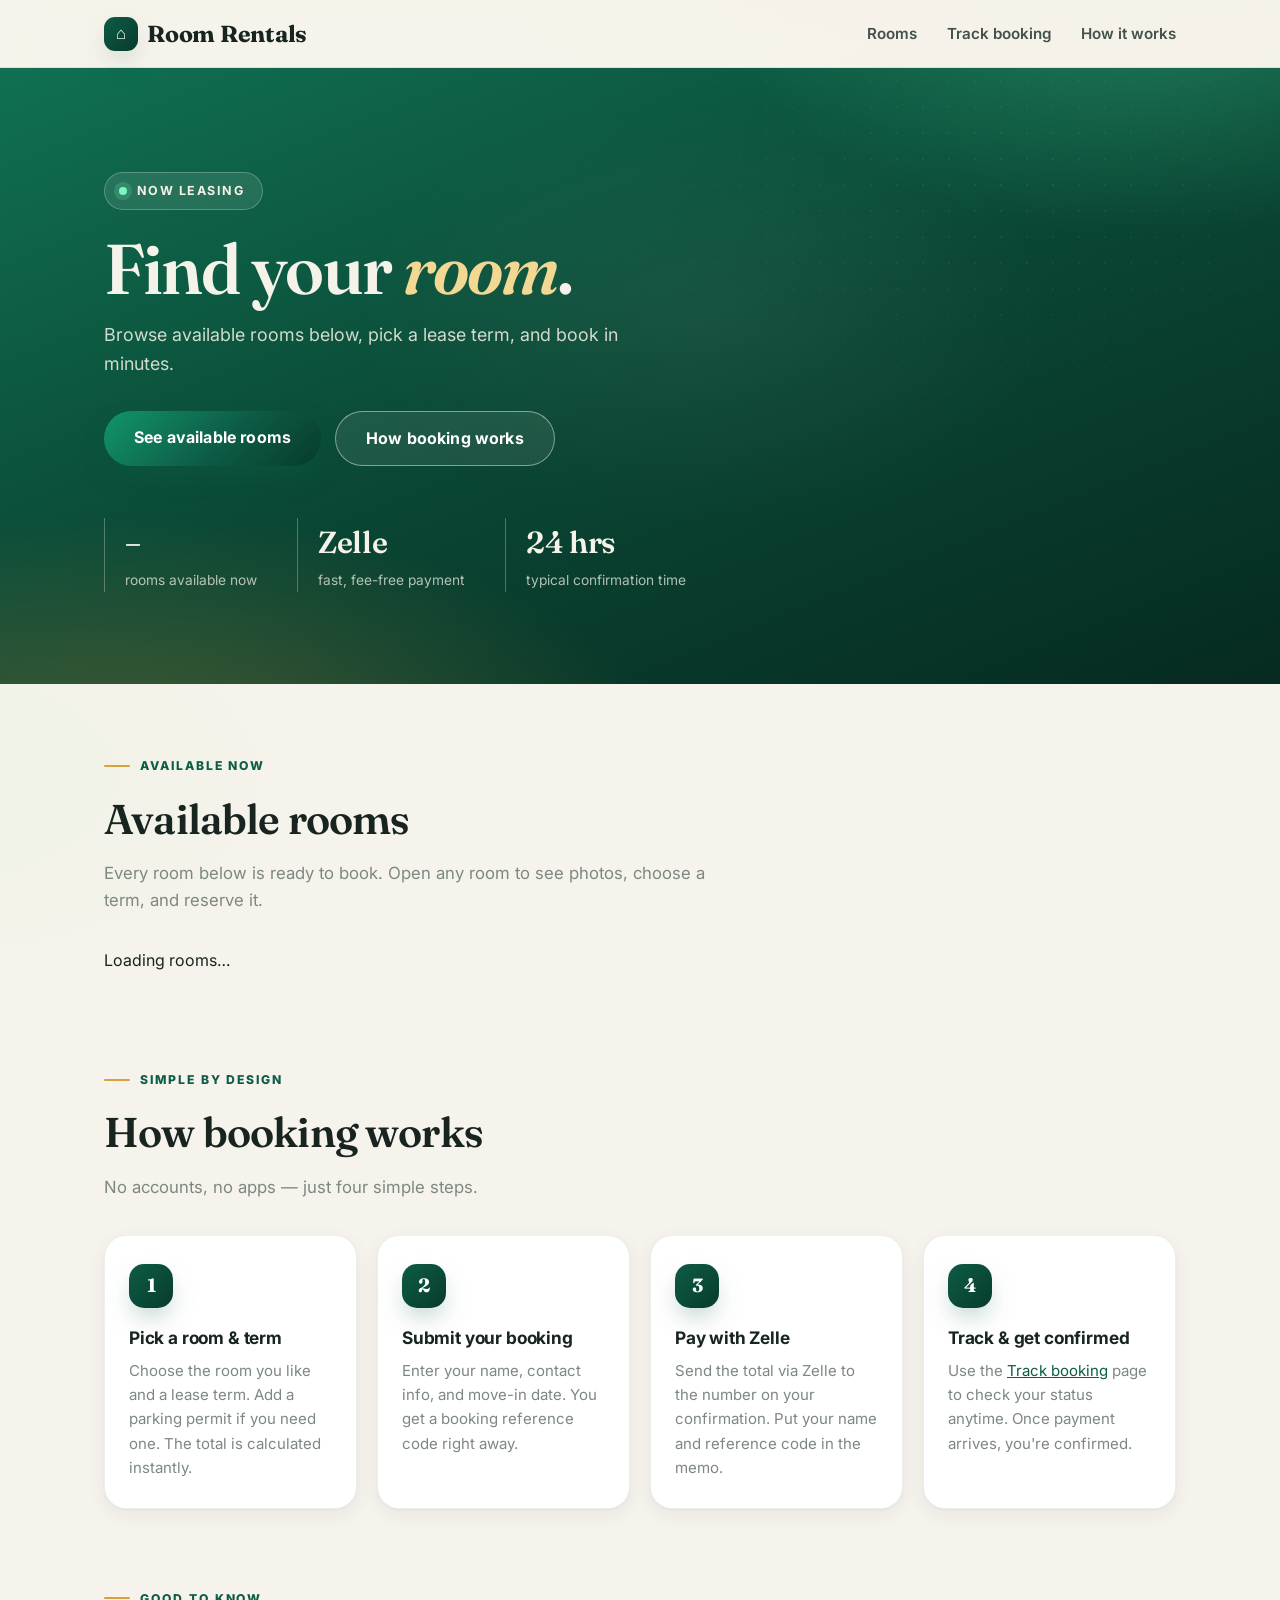
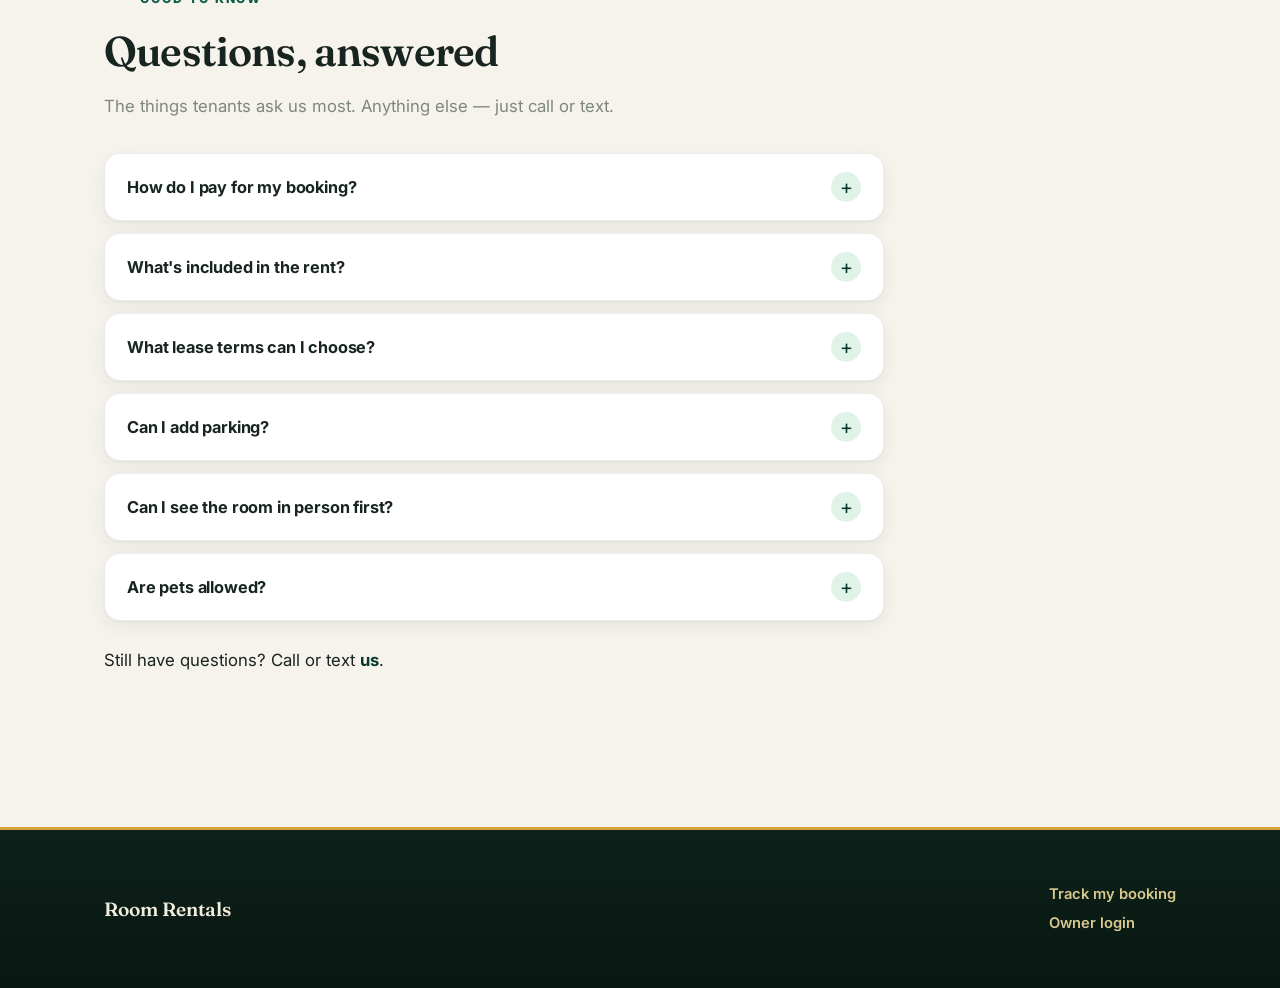
<file: index.html>
<!DOCTYPE html>
<html lang="en">
<head>
  <meta charset="UTF-8" />
  <meta name="viewport" content="width=device-width, initial-scale=1.0" />
  <meta name="theme-color" content="#083b2d" />
  <title>Rooms for Rent — Browse & Book Online</title>
  <meta name="description" content="Browse available rooms across our rental properties, pick your lease term, add parking, and book online in minutes. Pay easily with Zelle." />
  <meta property="og:type" content="website" />
  <meta property="og:title" content="Rooms for Rent — Browse & Book Online" />
  <meta property="og:description" content="Comfortable rooms for rent. Pick a term, book online, pay with Zelle." />
  <link rel="stylesheet" href="css/style.css" />
  <link rel="preconnect" href="https://fonts.googleapis.com" />
  <link rel="preconnect" href="https://fonts.gstatic.com" crossorigin />
  <link href="https://fonts.googleapis.com/css2?family=Fraunces:opsz,wght@9..144,500;9..144,600;9..144,700&family=Inter:wght@400;500;600;700;800&display=swap" rel="stylesheet" />
</head>
<body>
  <header class="site-header">
    <div class="wrap">
      <a class="brand" href="index.html"><span class="mark">⌂</span> <span id="brand-name">Room Rentals</span></a>
      <nav class="nav">
        <a href="index.html">Rooms</a>
        <a href="track.html">Track booking</a>
        <a href="#how">How it works</a>
      </nav>
    </div>
  </header>

  <section class="hero">
    <div class="wrap">
      <span class="hero-badge"><i></i>Now leasing</span>
      <h1 id="hero-title">Find your <em>room</em>.</h1>
      <p id="hero-tagline">Browse available rooms below, pick a lease term, and book in minutes.</p>
      <div class="hero-cta">
        <a class="btn" href="#rooms">See available rooms</a>
        <a class="btn ghost" href="#how">How booking works</a>
      </div>
      <div class="hero-stats">
        <div class="hstat"><strong id="stat-rooms">–</strong><span>rooms available now</span></div>
        <div class="hstat"><strong>Zelle</strong><span>fast, fee-free payment</span></div>
        <div class="hstat"><strong>24 hrs</strong><span>typical confirmation time</span></div>
      </div>
    </div>
  </section>

  <main class="wrap">
    <div id="config-warning"></div>

    <section class="section" id="rooms">
      <p class="eyebrow">Available now</p>
      <h2>Available rooms</h2>
      <p class="sub">Every room below is ready to book. Open any room to see photos, choose a term, and reserve it.</p>

      <div class="filters" id="filters" hidden>
        <div class="filter-row">
          <div class="field">
            <label for="f-search">Search</label>
            <input id="f-search" type="search" placeholder="Room or property name…" autocomplete="off" />
          </div>
          <div class="field">
            <label for="f-property">Property</label>
            <select id="f-property"><option value="">All properties</option></select>
          </div>
          <div class="field">
            <label for="f-price">Max price</label>
            <select id="f-price">
              <option value="">Any price</option>
              <option value="600">Up to $600/mo</option>
              <option value="800">Up to $800/mo</option>
              <option value="1000">Up to $1,000/mo</option>
              <option value="1500">Up to $1,500/mo</option>
            </select>
          </div>
          <div class="field">
            <label for="f-sort">Sort by</label>
            <select id="f-sort">
              <option value="featured">Featured</option>
              <option value="asc">Price: low to high</option>
              <option value="desc">Price: high to low</option>
            </select>
          </div>
        </div>
        <p class="filter-count" id="filter-count"></p>
      </div>

      <div id="listings"><p>Loading rooms…</p></div>
    </section>

    <section class="section" id="how">
      <p class="eyebrow">Simple by design</p>
      <h2>How booking works</h2>
      <p class="sub">No accounts, no apps — just four simple steps.</p>
      <div class="steps">
        <div class="step">
          <div class="num">1</div>
          <h4>Pick a room & term</h4>
          <p>Choose the room you like and a lease term. Add a parking permit if you need one. The total is calculated instantly.</p>
        </div>
        <div class="step">
          <div class="num">2</div>
          <h4>Submit your booking</h4>
          <p>Enter your name, contact info, and move-in date. You get a booking reference code right away.</p>
        </div>
        <div class="step">
          <div class="num">3</div>
          <h4>Pay with Zelle</h4>
          <p>Send the total via Zelle to the number on your confirmation. Put your name and reference code in the memo.</p>
        </div>
        <div class="step">
          <div class="num">4</div>
          <h4>Track & get confirmed</h4>
          <p>Use the <a href="track.html">Track booking</a> page to check your status anytime. Once payment arrives, you're confirmed.</p>
        </div>
      </div>
    </section>

    <section class="section" id="faq">
      <p class="eyebrow">Good to know</p>
      <h2>Questions, answered</h2>
      <p class="sub">The things tenants ask us most. Anything else — just call or text.</p>
      <div class="faq-list">
        <details>
          <summary>How do I pay for my booking?</summary>
          <p>With Zelle. After you submit a booking you'll see the exact total, our Zelle number, and your booking reference code. Send the total via Zelle and put your name plus the reference code in the memo so we can match it. We confirm within about 24 hours of receiving it.</p>
        </details>
        <details>
          <summary>What's included in the rent?</summary>
          <p>It varies by room — each listing shows its amenities. Most rooms include utilities and high-speed WiFi. Any security deposit is shown on the room page before you book.</p>
        </details>
        <details>
          <summary>What lease terms can I choose?</summary>
          <p>Each room page lists the lease terms available and the monthly rate for each — longer stays often come with a lower monthly rate. The full total for your term is calculated for you before you commit.</p>
        </details>
        <details>
          <summary>Can I add parking?</summary>
          <p>Yes — tick the parking permit checkbox while booking. The monthly permit fee is added to your total automatically.</p>
        </details>
        <details>
          <summary>Can I see the room in person first?</summary>
          <p>Of course. Call or text us and we'll arrange a viewing at a time that suits you.</p>
        </details>
        <details>
          <summary>Are pets allowed?</summary>
          <p>No, sorry — pets aren't allowed in our rooms.</p>
        </details>
      </div>
      <p class="faq-contact">Still have questions? Call or text <strong id="faq-contact">us</strong>.</p>
    </section>
  </main>

  <footer>
    <div class="wrap">
      <div>
        <p><strong id="foot-name">Room Rentals</strong></p>
        <p id="foot-contact"></p>
      </div>
      <div>
        <p><a href="track.html">Track my booking</a></p>
        <p><a href="admin.html">Owner login</a></p>
      </div>
    </div>
  </footer>

  <script type="module" src="js/home.js"></script>
</body>
</html>
</file>
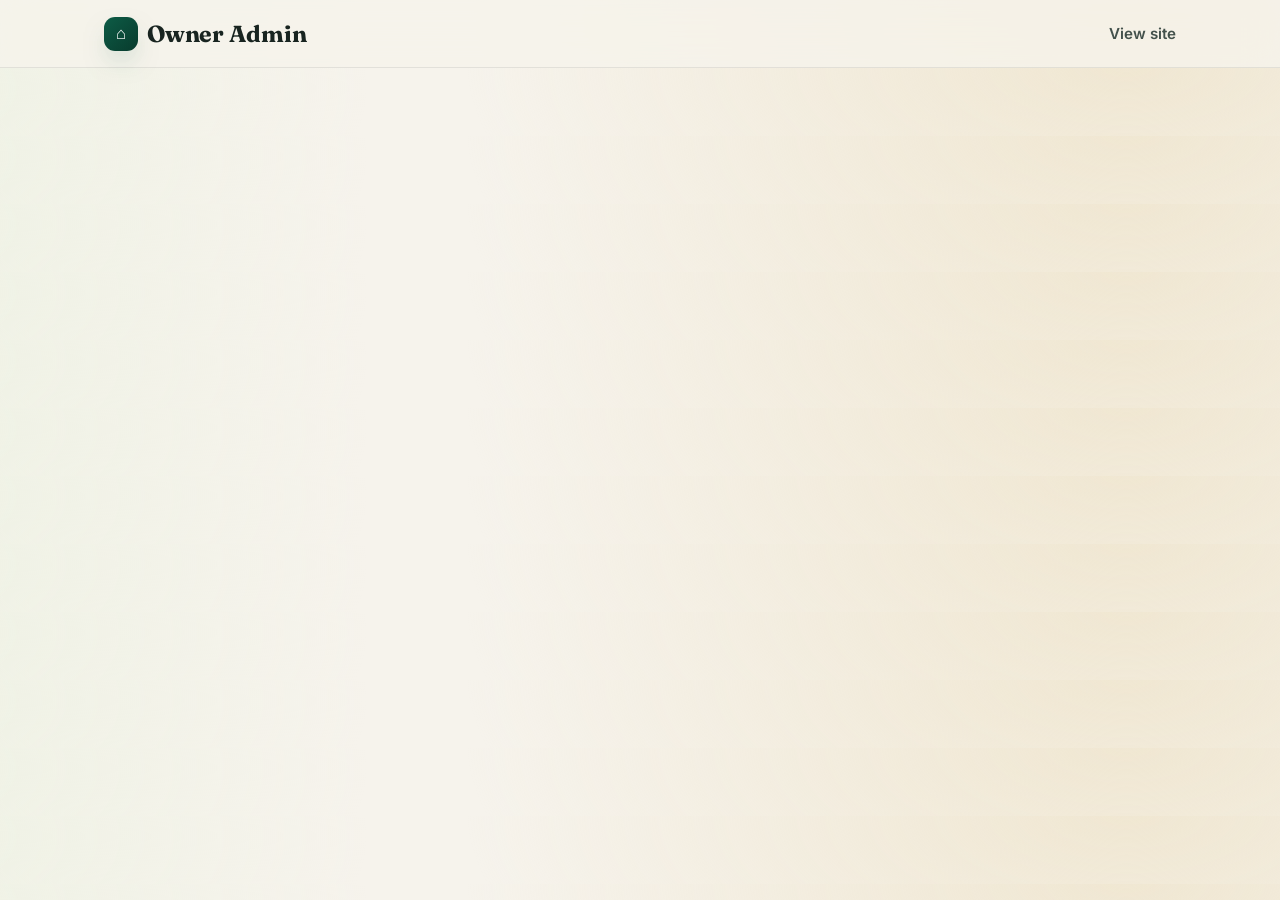
<file: admin.html>
<!DOCTYPE html>
<html lang="en">
<head>
  <meta charset="UTF-8" />
  <meta name="viewport" content="width=device-width, initial-scale=1.0" />
  <meta name="theme-color" content="#083b2d" />
  <title>Owner Admin — Room Rentals</title>
  <link rel="stylesheet" href="css/style.css" />
  <link rel="preconnect" href="https://fonts.googleapis.com" />
  <link rel="preconnect" href="https://fonts.gstatic.com" crossorigin />
  <link href="https://fonts.googleapis.com/css2?family=Fraunces:opsz,wght@9..144,500;9..144,600;9..144,700&family=Inter:wght@400;500;600;700;800&display=swap" rel="stylesheet" />
  <meta name="robots" content="noindex, nofollow" />
</head>
<body>
  <header class="site-header">
    <div class="wrap">
      <a class="brand" href="index.html"><span class="mark">⌂</span> Owner Admin</a>
      <nav class="nav">
        <a href="index.html">View site</a>
        <a href="#" id="logout-link" class="hidden">Sign out</a>
      </nav>
    </div>
  </header>

  <main class="wrap">
    <div id="config-warning"></div>

    <!-- Login -->
    <div id="login-view" class="login-box hidden">
      <div class="panel">
        <h3>Owner sign in</h3>
        <p class="hint">Use the admin account you created in Supabase (see README Step 3).</p>
        <div id="login-error"></div>
        <form id="login-form">
          <div class="field">
            <label for="login-email">Email</label>
            <input type="email" id="login-email" required autocomplete="username" />
          </div>
          <div class="field">
            <label for="login-password">Password</label>
            <input type="password" id="login-password" required autocomplete="current-password" />
          </div>
          <button class="btn" type="submit">Sign in</button>
        </form>
      </div>
    </div>

    <!-- Dashboard -->
    <div id="dash-view" class="hidden">
      <div class="admin-tabs">
        <button data-tab="bookings" class="active">Bookings</button>
        <button data-tab="rooms">Rooms</button>
      </div>

      <!-- Bookings tab -->
      <div id="tab-bookings">
        <div class="stats-row">
          <div class="stat-card warn"><strong id="stat-awaiting">–</strong><span>Awaiting payment</span></div>
          <div class="stat-card ok"><strong id="stat-confirmed">–</strong><span>Confirmed bookings</span></div>
          <div class="stat-card"><strong id="stat-revenue">–</strong><span>Confirmed revenue</span></div>
        </div>
        <div class="notice">
          <strong>Zelle workflow:</strong> new bookings arrive as <em>Awaiting payment</em>.
          After you see the money in your Zelle account, click <strong>Confirm payment</strong> —
          the room is then automatically hidden from the site so it can't be double-booked.
        </div>
        <div class="bookings-toolbar">
          <div class="field">
            <label for="status-filter">Show</label>
            <select id="status-filter">
              <option value="pending_payment">Awaiting payment</option>
              <option value="confirmed">Confirmed</option>
              <option value="cancelled">Cancelled</option>
              <option value="all">All</option>
            </select>
          </div>
          <div class="field grow">
            <label for="booking-search">Search</label>
            <input id="booking-search" type="search" placeholder="Name, email, reference, room…" autocomplete="off" />
          </div>
          <div class="field">
            <label aria-hidden="true">&nbsp;</label>
            <button class="btn secondary small" type="button" id="export-csv">Export CSV</button>
          </div>
        </div>
        <div id="bookings-list"><p>Loading bookings…</p></div>
      </div>

      <!-- Rooms tab -->
      <div id="tab-rooms" class="hidden">
        <div class="admin-grid">
          <div>
            <div class="panel" style="margin-bottom: 24px;">
              <h3>Lease terms</h3>
              <p class="hint">The term lengths tenants can choose. Set each room's monthly price per term in the room form below.</p>
              <div id="terms-list"><p class="hint">Loading…</p></div>
              <form id="term-form" style="margin-top: 14px;">
                <div class="field">
                  <label for="term-months">Length (months)</label>
                  <input id="term-months" type="number" min="1" step="1" required placeholder="e.g. 9" />
                </div>
                <div class="field">
                  <label for="term-label">Label shown to tenants</label>
                  <input id="term-label" required placeholder="e.g. 9 months" />
                </div>
                <div id="term-form-error"></div>
                <button class="btn secondary small" type="submit">Add term</button>
              </form>
            </div>
            <div class="panel" style="margin-bottom: 24px;">
              <h3>Properties</h3>
              <div id="prop-list"><p class="hint">Loading…</p></div>
              <form id="prop-form" style="margin-top: 14px;">
                <div class="field">
                  <label for="prop-name">New property name</label>
                  <input id="prop-name" placeholder="e.g. Oak Avenue Duplex" />
                </div>
                <div class="field">
                  <label for="prop-address">Address (optional)</label>
                  <input id="prop-address" placeholder="Street, town" />
                </div>
                <div id="prop-form-error"></div>
                <button class="btn secondary small" type="submit">Add property</button>
              </form>
            </div>
            <div class="panel">
              <h3 id="room-form-title">Add a room</h3>
              <form id="room-form">
                <input type="hidden" id="room-id" />
                <div class="field">
                  <label for="room-property">Property</label>
                  <select id="room-property" required></select>
                </div>
                <div class="field">
                  <label for="room-name">Room name</label>
                  <input id="room-name" required placeholder="e.g. Room A — Master bedroom" />
                </div>
                <div class="field">
                  <label for="room-desc">Description</label>
                  <textarea id="room-desc" rows="3" placeholder="Size, light, bathroom situation…"></textarea>
                </div>
                <div class="field">
                  <label for="room-price">Base monthly rent (USD)</label>
                  <input id="room-price" type="number" min="0" step="1" required />
                  <p class="hint">Used for any lease term that doesn't have its own price below.</p>
                </div>
                <div class="field">
                  <label>Monthly price per lease term <span style="font-weight:400;color:#7d8881">(optional)</span></label>
                  <p class="hint">Leave a term blank to use the base rent — e.g. offer a lower monthly rate for longer stays.</p>
                  <div id="term-price-fields"><p class="hint">Loading terms…</p></div>
                </div>
                <div class="field">
                  <label for="room-deposit">Security deposit (USD)</label>
                  <input id="room-deposit" type="number" min="0" step="1" value="0" />
                </div>
                <div class="field">
                  <label for="room-amenities">Amenities (comma separated)</label>
                  <input id="room-amenities" placeholder="Furnished, WiFi, Utilities included" />
                </div>
                <div class="field">
                  <label>Photos</label>
                  <div class="photo-list" id="photo-list"></div>
                  <input id="room-photos" type="file" accept="image/*" multiple />
                  <p class="hint">Uploads go to your free Supabase storage.</p>
                </div>
                <div class="checkbox-row">
                  <input type="checkbox" id="room-available" checked />
                  <label for="room-available" style="margin:0">Available for booking</label>
                </div>
                <div id="room-form-error"></div>
                <button class="btn" type="submit" id="room-save-btn">Save room</button>
                <button class="btn secondary" type="button" id="room-cancel-btn" style="margin-top:8px">Cancel editing</button>
              </form>
            </div>
          </div>
          <div>
            <h3>Your rooms</h3>
            <div id="rooms-list"><p>Loading rooms…</p></div>
          </div>
        </div>
      </div>
    </div>
  </main>

  <script type="module" src="js/admin.js"></script>
</body>
</html>
</file>
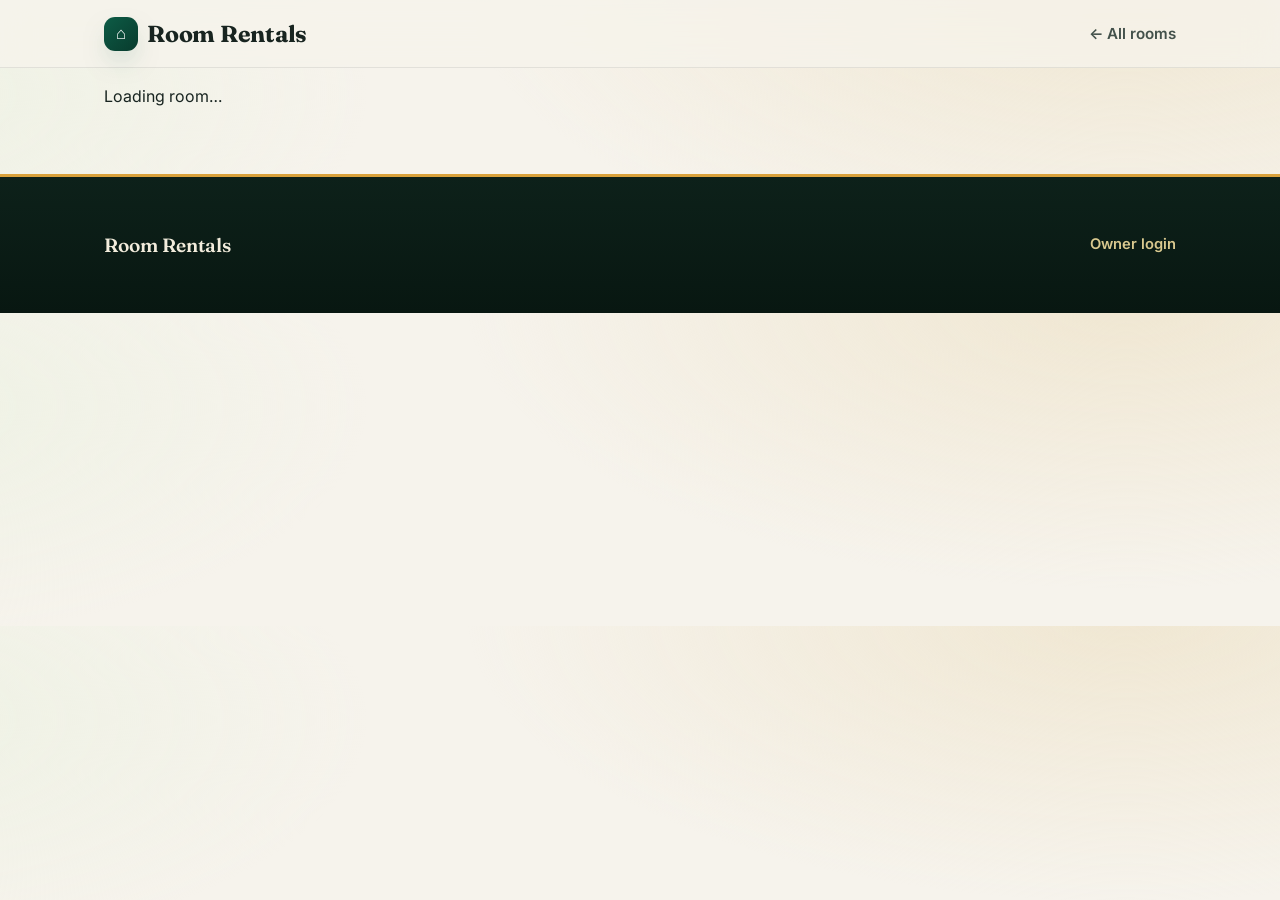
<file: room.html>
<!DOCTYPE html>
<html lang="en">
<head>
  <meta charset="UTF-8" />
  <meta name="viewport" content="width=device-width, initial-scale=1.0" />
  <title>Room details — Book your stay</title>
  <link rel="stylesheet" href="css/style.css" />
  <meta name="theme-color" content="#083b2d" />
  <link rel="preconnect" href="https://fonts.googleapis.com" />
  <link rel="preconnect" href="https://fonts.gstatic.com" crossorigin />
  <link href="https://fonts.googleapis.com/css2?family=Fraunces:opsz,wght@9..144,500;9..144,600;9..144,700&family=Inter:wght@400;500;600;700;800&display=swap" rel="stylesheet" />
</head>
<body>
  <header class="site-header">
    <div class="wrap">
      <a class="brand" href="index.html"><span class="mark">⌂</span> <span id="brand-name">Room Rentals</span></a>
      <nav class="nav">
        <a href="index.html">← All rooms</a>
      </nav>
    </div>
  </header>

  <main class="wrap">
    <div id="config-warning"></div>
    <div id="room-content"><p>Loading room…</p></div>
  </main>

  <footer>
    <div class="wrap">
      <div>
        <p><strong id="foot-name">Room Rentals</strong></p>
        <p id="foot-contact"></p>
      </div>
      <div>
        <p><a href="admin.html">Owner login</a></p>
      </div>
    </div>
  </footer>

  <script type="module" src="js/room.js"></script>
</body>
</html>
</file>
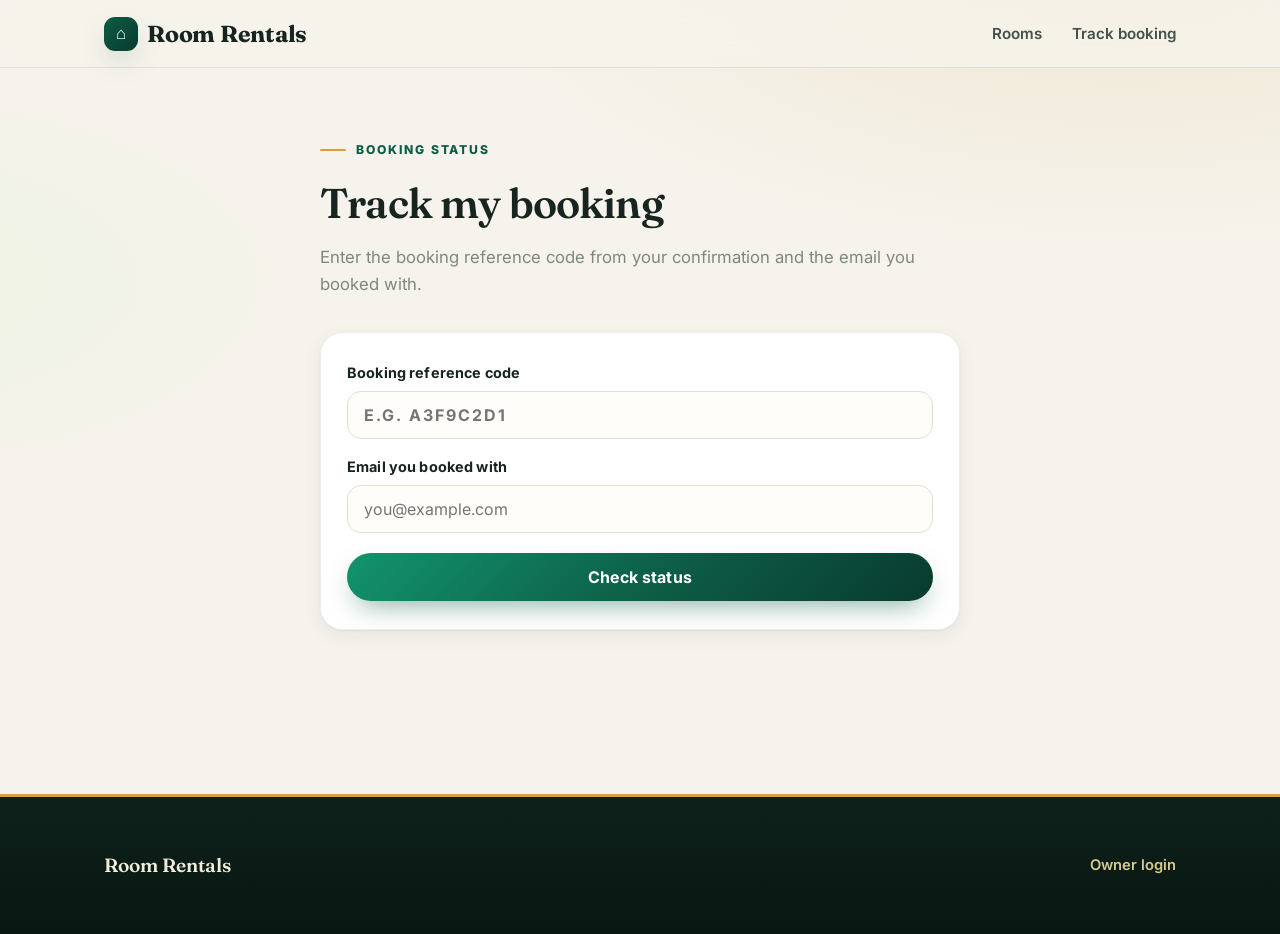
<file: track.html>
<!DOCTYPE html>
<html lang="en">
<head>
  <meta charset="UTF-8" />
  <meta name="viewport" content="width=device-width, initial-scale=1.0" />
  <meta name="theme-color" content="#083b2d" />
  <title>Track My Booking — Room Rentals</title>
  <meta name="description" content="Check the status of your room booking with your reference code." />
  <link rel="stylesheet" href="css/style.css" />
  <link rel="preconnect" href="https://fonts.googleapis.com" />
  <link rel="preconnect" href="https://fonts.gstatic.com" crossorigin />
  <link href="https://fonts.googleapis.com/css2?family=Fraunces:opsz,wght@9..144,500;9..144,600;9..144,700&family=Inter:wght@400;500;600;700;800&display=swap" rel="stylesheet" />
</head>
<body>
  <header class="site-header">
    <div class="wrap">
      <a class="brand" href="index.html"><span class="mark">⌂</span> <span id="brand-name">Room Rentals</span></a>
      <nav class="nav">
        <a href="index.html">Rooms</a>
        <a href="track.html">Track booking</a>
      </nav>
    </div>
  </header>

  <main class="wrap">
    <div id="config-warning"></div>
    <section class="section" style="max-width: 640px; margin: 0 auto;">
      <p class="eyebrow">Booking status</p>
      <h2>Track my booking</h2>
      <p class="sub">Enter the booking reference code from your confirmation and the email you booked with.</p>

      <div class="panel">
        <form id="track-form">
          <div class="field">
            <label for="t-ref">Booking reference code</label>
            <input id="t-ref" required autocomplete="off" placeholder="e.g. A3F9C2D1" style="text-transform: uppercase; letter-spacing: 2px; font-weight: 700;" />
          </div>
          <div class="field">
            <label for="t-email">Email you booked with</label>
            <input id="t-email" type="email" required autocomplete="email" placeholder="you@example.com" />
          </div>
          <div id="track-error"></div>
          <button class="btn" type="submit" id="track-btn">Check status</button>
        </form>
      </div>

      <div id="track-result" style="margin-top: 28px;"></div>
    </section>
  </main>

  <footer>
    <div class="wrap">
      <div>
        <p><strong id="foot-name">Room Rentals</strong></p>
        <p id="foot-contact"></p>
      </div>
      <div>
        <p><a href="admin.html">Owner login</a></p>
      </div>
    </div>
  </footer>

  <script type="module" src="js/track.js"></script>
</body>
</html>
</file>
<file: css/style.css>
/* ============================================================
   Room Rental Site — premium editorial design
   Fraunces (display) + Inter (UI), warm paper + deep pine + gold
   ============================================================ */
:root {
  --paper: #f6f3ec;
  --paper-deep: #efe9db;
  --card: #ffffff;
  --ink: #182420;
  --ink-soft: #43514b;
  --muted: #7d8881;
  --line: #e7dfcd;
  --pine: #0d5c46;
  --pine-deep: #083b2d;
  --pine-ink: #062a20;
  --pine-glow: #dff3e7;
  --gold: #d9a13b;
  --gold-soft: #fbf3e1;
  --danger: #d64545;
  --radius: 22px;
  --radius-sm: 14px;
  --shadow-sm: 0 1px 2px rgba(24, 36, 32, 0.05), 0 6px 20px rgba(24, 36, 32, 0.06);
  --shadow-md: 0 2px 6px rgba(24, 36, 32, 0.06), 0 20px 48px -14px rgba(24, 36, 32, 0.22);
  --shadow-pine: 0 12px 28px -10px rgba(13, 92, 70, 0.55);
  --font-display: "Fraunces", Georgia, "Times New Roman", serif;
  --font-body: "Inter", -apple-system, BlinkMacSystemFont, "Segoe UI", Roboto, Helvetica, Arial, sans-serif;
  --ease: cubic-bezier(0.22, 0.68, 0.32, 1);
}

* { box-sizing: border-box; }
html { scroll-behavior: smooth; }
body {
  margin: 0;
  font-family: var(--font-body);
  color: var(--ink);
  line-height: 1.6;
  background:
    radial-gradient(1100px 480px at 88% -4%, #f0e7d2 0%, transparent 60%),
    radial-gradient(900px 420px at -10% 30%, #eef2e4 0%, transparent 55%),
    var(--paper);
  -webkit-font-smoothing: antialiased;
}
::selection { background: var(--pine); color: #fff; }
a { color: var(--pine); }
img { max-width: 100%; display: block; }
:focus-visible { outline: 3px solid rgba(13, 92, 70, 0.45); outline-offset: 2px; border-radius: 6px; }

.wrap { max-width: 1120px; margin: 0 auto; padding: 0 24px; }

/* ---------- Header ---------- */
.site-header {
  background: rgba(246, 243, 236, 0.82);
  backdrop-filter: blur(16px) saturate(1.4);
  -webkit-backdrop-filter: blur(16px) saturate(1.4);
  border-bottom: 1px solid rgba(24, 36, 32, 0.09);
  position: sticky; top: 0; z-index: 50;
}
.site-header .wrap {
  display: flex; align-items: center; justify-content: space-between;
  padding-top: 15px; padding-bottom: 15px;
}
.brand {
  font-family: var(--font-display);
  font-weight: 700; font-size: 1.45rem;
  text-decoration: none; color: var(--ink);
  letter-spacing: -0.01em;
  display: inline-flex; align-items: center; gap: 9px;
}
.brand .mark {
  width: 34px; height: 34px; border-radius: 11px;
  background: linear-gradient(135deg, var(--pine), var(--pine-deep));
  color: #fff; display: inline-flex; align-items: center; justify-content: center;
  font-size: 1.05rem; box-shadow: var(--shadow-pine);
}
.brand em { font-style: normal; color: var(--pine); }
.nav a {
  margin-left: 26px; text-decoration: none;
  color: var(--ink-soft); font-weight: 600; font-size: 0.95rem;
  position: relative; transition: color 0.15s;
}
.nav a::after {
  content: ""; position: absolute; left: 0; bottom: -5px;
  width: 0; height: 2px; border-radius: 2px;
  background: var(--gold); transition: width 0.22s var(--ease);
}
.nav a:hover { color: var(--pine-deep); }
.nav a:hover::after { width: 100%; }

/* ---------- Hero ---------- */
.hero {
  position: relative; overflow: hidden;
  color: #f5f2e9;
  padding: 104px 0 92px;
  background:
    radial-gradient(880px 420px at 10% 115%, rgba(217, 161, 59, 0.30), transparent 62%),
    radial-gradient(720px 400px at 90% -12%, rgba(64, 200, 148, 0.35), transparent 60%),
    radial-gradient(500px 300px at 55% 40%, rgba(255, 255, 255, 0.05), transparent 70%),
    linear-gradient(158deg, #107052 0%, #0a4634 52%, #062a20 100%);
}
.hero::before {
  content: ""; position: absolute; inset: 0; pointer-events: none; opacity: 0.5;
  background-image: radial-gradient(rgba(255, 255, 255, 0.13) 1px, transparent 1.6px);
  background-size: 26px 26px;
  mask-image: radial-gradient(700px 420px at 78% 20%, #000 0%, transparent 70%);
  -webkit-mask-image: radial-gradient(700px 420px at 78% 20%, #000 0%, transparent 70%);
}
.hero .wrap { position: relative; }
.hero-badge {
  display: inline-flex; align-items: center; gap: 10px;
  background: rgba(255, 255, 255, 0.10);
  border: 1px solid rgba(255, 255, 255, 0.24);
  backdrop-filter: blur(6px);
  padding: 8px 18px 8px 14px; border-radius: 999px;
  font-size: 0.78rem; font-weight: 700;
  letter-spacing: 0.12em; text-transform: uppercase;
  animation: fadeUp 0.7s var(--ease) both;
}
.hero-badge i {
  width: 8px; height: 8px; border-radius: 50%;
  background: #7cf5c0; box-shadow: 0 0 0 5px rgba(124, 245, 192, 0.18);
  animation: pulse 2.2s ease-in-out infinite;
}
.hero h1 {
  font-family: var(--font-display);
  font-weight: 600;
  font-size: clamp(2.7rem, 6.2vw, 4.4rem);
  line-height: 1.04; letter-spacing: -0.025em;
  margin: 22px 0 16px; max-width: 14ch;
  animation: fadeUp 0.7s var(--ease) 0.08s both;
}
.hero h1 em { font-style: italic; color: #f3d894; }
.hero p {
  margin: 0 0 32px; font-size: 1.12rem; max-width: 560px;
  color: rgba(245, 242, 233, 0.85);
  animation: fadeUp 0.7s var(--ease) 0.16s both;
}
.hero-cta { display: flex; gap: 14px; flex-wrap: wrap; animation: fadeUp 0.7s var(--ease) 0.24s both; }
.hero-stats {
  display: flex; gap: 40px; flex-wrap: wrap; margin-top: 52px;
  animation: fadeUp 0.7s var(--ease) 0.32s both;
}
.hstat { border-left: 1px solid rgba(255, 255, 255, 0.28); padding-left: 20px; }
.hstat strong { display: block; font-family: var(--font-display); font-size: 1.9rem; font-weight: 600; letter-spacing: -0.01em; }
.hstat span { font-size: 0.86rem; color: rgba(245, 242, 233, 0.72); }

/* ---------- Buttons ---------- */
.btn {
  display: inline-block; border: 0; cursor: pointer;
  background: linear-gradient(135deg, #12946c 0%, var(--pine) 55%, var(--pine-deep) 100%);
  color: #fff;
  padding: 14px 30px; border-radius: 999px;
  font-size: 1rem; font-weight: 700; font-family: var(--font-body);
  text-decoration: none; letter-spacing: 0.01em;
  box-shadow: var(--shadow-pine);
  transition: transform 0.18s var(--ease), box-shadow 0.18s var(--ease), filter 0.18s;
}
.btn:hover { transform: translateY(-2px); filter: brightness(1.06); box-shadow: 0 18px 36px -10px rgba(13, 92, 70, 0.6); }
.btn:active { transform: translateY(0); }
.btn.secondary {
  background: var(--card); color: var(--pine-deep);
  border: 1.5px solid var(--line); box-shadow: var(--shadow-sm);
}
.btn.secondary:hover { border-color: var(--pine); box-shadow: var(--shadow-md); filter: none; }
.btn.ghost {
  background: rgba(255, 255, 255, 0.08); color: #fff;
  border: 1.5px solid rgba(255, 255, 255, 0.45); box-shadow: none;
  backdrop-filter: blur(6px);
}
.btn.ghost:hover { background: rgba(255, 255, 255, 0.16); filter: none; }
.btn.danger { background: linear-gradient(135deg, #e05656, #b33737); box-shadow: 0 12px 26px -10px rgba(214, 69, 69, 0.55); }
.btn.small { padding: 9px 18px; font-size: 0.87rem; }
.btn:disabled { opacity: 0.55; cursor: not-allowed; transform: none; }

/* ---------- Sections ---------- */
.section { padding: 72px 0 8px; }
.section:last-of-type { padding-bottom: 72px; }
.eyebrow {
  text-transform: uppercase; letter-spacing: 0.16em;
  font-size: 0.76rem; font-weight: 800; color: var(--pine);
  margin: 0 0 10px; display: flex; align-items: center; gap: 10px;
}
.eyebrow::before { content: ""; width: 26px; height: 2px; background: var(--gold); border-radius: 2px; }
.section h2 {
  font-family: var(--font-display); font-weight: 600;
  font-size: clamp(1.9rem, 3.6vw, 2.6rem);
  letter-spacing: -0.02em; margin: 0 0 8px;
}
.section .sub { color: var(--muted); margin: 0 0 34px; font-size: 1.05rem; max-width: 640px; }

/* ---------- Property groups & cards ---------- */
.property-group { margin-bottom: 56px; }
.property-group > h3 {
  font-family: var(--font-display); font-weight: 600;
  font-size: 1.5rem; letter-spacing: -0.01em; margin: 0 0 4px;
}
.property-group .addr { color: var(--muted); margin: 0 0 22px; font-size: 0.96rem; }

.cards { display: grid; gap: 26px; grid-template-columns: repeat(auto-fill, minmax(300px, 1fr)); }
.card {
  background: var(--card);
  border: 1px solid rgba(24, 36, 32, 0.07);
  border-radius: var(--radius); overflow: hidden;
  box-shadow: var(--shadow-sm);
  display: flex; flex-direction: column;
  transition: transform 0.28s var(--ease), box-shadow 0.28s var(--ease);
  animation: rise 0.7s var(--ease) both;
}
.cards .card:nth-child(2) { animation-delay: 0.07s; }
.cards .card:nth-child(3) { animation-delay: 0.14s; }
.cards .card:nth-child(4) { animation-delay: 0.21s; }
.cards .card:nth-child(5) { animation-delay: 0.28s; }
.cards .card:nth-child(6) { animation-delay: 0.35s; }
.card:hover { transform: translateY(-7px); box-shadow: var(--shadow-md); }
.card .photo { aspect-ratio: 16/10; background: var(--paper-deep); position: relative; overflow: hidden; }
.card .photo img { width: 100%; height: 100%; object-fit: cover; transition: transform 0.7s var(--ease); }
.card:hover .photo img { transform: scale(1.07); }
.photo-placeholder {
  width: 100%; height: 100%;
  display: flex; align-items: center; justify-content: center;
  background: linear-gradient(135deg, #cdeede 0%, #a7e3c3 55%, #8fd8b2 100%);
  color: var(--pine-deep); font-family: var(--font-display);
  font-weight: 700; font-size: 3rem;
}
.price-badge {
  position: absolute; left: 14px; bottom: 14px;
  background: rgba(10, 32, 25, 0.78);
  backdrop-filter: blur(8px); -webkit-backdrop-filter: blur(8px);
  color: #fff; font-weight: 800; font-size: 1.02rem;
  padding: 8px 16px; border-radius: 999px;
  border: 1px solid rgba(255, 255, 255, 0.22);
  box-shadow: 0 8px 20px rgba(0, 0, 0, 0.25);
}
.price-badge small { font-weight: 600; opacity: 0.75; font-size: 0.78rem; }
.card .body { padding: 22px 22px 24px; display: flex; flex-direction: column; gap: 9px; flex: 1; }
.card .body h4 { margin: 0; font-size: 1.22rem; font-weight: 700; letter-spacing: -0.01em; }
.card .prop { color: var(--muted); font-size: 0.9rem; margin: 0; display: flex; align-items: center; gap: 6px; }
.card .prop::before { content: "◈"; color: var(--gold); font-size: 0.7rem; }
.card .amenities { display: flex; flex-wrap: wrap; gap: 7px; margin: 5px 0 8px; }
.tag {
  background: var(--pine-glow); color: var(--pine-deep);
  border: 1px solid rgba(13, 92, 70, 0.16);
  font-size: 0.76rem; font-weight: 700; letter-spacing: 0.02em;
  padding: 4px 12px; border-radius: 999px;
}
.card .body .btn { margin-top: auto; text-align: center; }

/* ---------- Steps ---------- */
.steps { display: grid; gap: 20px; grid-template-columns: repeat(auto-fit, minmax(230px, 1fr)); }
.step {
  background: var(--card); border: 1px solid rgba(24, 36, 32, 0.07);
  border-radius: var(--radius); padding: 28px 24px; box-shadow: var(--shadow-sm);
  position: relative; overflow: hidden;
  transition: transform 0.25s var(--ease), box-shadow 0.25s var(--ease);
}
.step:hover { transform: translateY(-5px); box-shadow: var(--shadow-md); }
.step::after {
  content: ""; position: absolute; top: 0; left: 0; right: 0; height: 4px;
  background: linear-gradient(90deg, var(--pine), var(--gold));
  opacity: 0; transition: opacity 0.25s;
}
.step:hover::after { opacity: 1; }
.step .num {
  width: 44px; height: 44px; border-radius: 15px;
  background: linear-gradient(135deg, var(--pine), var(--pine-deep));
  color: #fff; font-family: var(--font-display);
  display: flex; align-items: center; justify-content: center;
  font-weight: 700; font-size: 1.2rem; margin-bottom: 16px;
  box-shadow: var(--shadow-pine);
}
.step h4 { margin: 0 0 8px; font-size: 1.08rem; letter-spacing: -0.01em; }
.step p { margin: 0; color: var(--muted); font-size: 0.94rem; }

/* ---------- Room detail ---------- */
.room-layout { display: grid; gap: 40px; grid-template-columns: 1fr; padding: 44px 0 70px; animation: fadeUp 0.6s var(--ease) both; }
@media (min-width: 960px) { .room-layout { grid-template-columns: 1.15fr 1fr; } }

.gallery .main {
  border-radius: var(--radius); overflow: hidden; background: var(--paper-deep);
  aspect-ratio: 16/10; box-shadow: var(--shadow-md);
  border: 1px solid rgba(24, 36, 32, 0.07);
}
.gallery .main img { width: 100%; height: 100%; object-fit: cover; }
.gallery .main .photo-placeholder { font-size: 4rem; }
.thumbs { display: flex; gap: 12px; margin-top: 14px; flex-wrap: wrap; }
.thumbs img, .thumbs .thumb-ph {
  width: 92px; height: 66px; object-fit: cover; border-radius: 12px; cursor: pointer;
  border: 2px solid transparent; transition: transform 0.18s var(--ease), border-color 0.18s;
  box-shadow: var(--shadow-sm);
}
.thumbs img:hover { transform: translateY(-2px); }
.thumbs img.active { border-color: var(--gold); }
.thumbs .thumb-ph {
  display: flex; align-items: center; justify-content: center;
  background: var(--pine-glow); color: var(--pine-deep);
  font-family: var(--font-display); font-weight: 700; font-size: 1.3rem;
}

.room-info h1 {
  font-family: var(--font-display); font-weight: 600;
  margin: 0 0 8px; font-size: clamp(1.9rem, 4vw, 2.6rem);
  letter-spacing: -0.02em; line-height: 1.1;
}
.room-info .addr { color: var(--muted); margin: 0 0 18px; font-size: 1rem; }
.room-info .desc { margin: 0 0 20px; color: var(--ink-soft); font-size: 1.05rem; }

.book-box {
  background: var(--card);
  border: 1px solid rgba(24, 36, 32, 0.08);
  border-radius: 26px; padding: 30px 28px;
  box-shadow: var(--shadow-md);
  position: relative; overflow: hidden;
}
.book-box::before {
  content: ""; position: absolute; top: 0; left: 0; right: 0; height: 5px;
  background: linear-gradient(90deg, var(--pine) 0%, #2ea37c 50%, var(--gold) 100%);
}
@media (min-width: 960px) { .book-box { position: sticky; top: 96px; } }
.book-box h3 { margin: 4px 0 12px; font-family: var(--font-display); font-size: 1.45rem; font-weight: 600; letter-spacing: -0.01em; }
.price-line { font-family: var(--font-display); font-size: 2rem; font-weight: 700; color: var(--pine-deep); letter-spacing: -0.02em; }
.price-line small { font-family: var(--font-body); font-size: 0.95rem; color: var(--muted); font-weight: 500; }

.term-pills { display: flex; flex-wrap: wrap; gap: 10px; margin-bottom: 18px; }
.term-pills label { cursor: pointer; }
.term-pills input { position: absolute; opacity: 0; pointer-events: none; }
.term-pills .pill {
  display: inline-block; padding: 11px 20px; border-radius: 14px;
  border: 1.5px solid var(--line); background: #fffdf8;
  font-weight: 700; font-size: 0.94rem; color: var(--ink-soft);
  transition: all 0.18s var(--ease);
}
.term-pills .pill:hover { border-color: var(--pine); transform: translateY(-1px); }
.term-pills input:checked + .pill {
  border-color: var(--pine-deep);
  background: linear-gradient(135deg, var(--pine), var(--pine-deep));
  color: #fff; box-shadow: var(--shadow-pine);
  transform: translateY(-1px);
}
.term-pills input:focus-visible + .pill { outline: 3px solid rgba(13, 92, 70, 0.45); outline-offset: 2px; }
.term-pills .pill small {
  display: block; font-weight: 600; font-size: 0.78rem; opacity: 0.75; margin-top: 2px;
}

/* Admin: per-term price inputs */
#term-price-fields { display: grid; gap: 10px; }
.term-price-row { margin-bottom: 0 !important; }
.term-price-row label { font-size: 0.9rem; }
.tp-input { display: flex; align-items: center; gap: 8px; }
.tp-input span { font-weight: 700; color: var(--muted); }
.tp-input input { max-width: 160px; }

.totals {
  border-top: 1.5px dashed var(--line);
  margin: 4px 0 20px; padding-top: 16px;
  background: linear-gradient(180deg, rgba(223, 243, 231, 0.35), transparent);
  border-radius: 0 0 14px 14px;
}
.totals .row { display: flex; justify-content: space-between; gap: 12px; margin-bottom: 7px; color: var(--ink-soft); font-size: 0.95rem; padding: 0 4px; }
.totals .row.grand {
  color: var(--pine-deep); font-weight: 800; font-size: 1.28rem;
  margin-top: 10px; padding-top: 12px;
  border-top: 1.5px solid var(--line);
  font-family: var(--font-display); letter-spacing: -0.01em;
}

form .field { margin-bottom: 16px; }
form label { display: block; font-weight: 700; margin-bottom: 7px; font-size: 0.9rem; letter-spacing: 0.01em; }
form input, form textarea, form select {
  width: 100%; padding: 13px 16px; font-size: 1rem;
  border: 1.5px solid var(--line); border-radius: var(--radius-sm);
  background: #fffdf9; font-family: inherit; color: var(--ink);
  transition: border-color 0.15s, box-shadow 0.15s, background 0.15s;
}
form input:hover, form textarea:hover, form select:hover { border-color: #d3c8ae; }
form input:focus, form textarea:focus, form select:focus {
  outline: none; border-color: var(--pine);
  box-shadow: 0 0 0 4px rgba(13, 92, 70, 0.13); background: #fff;
}
form .hint { font-size: 0.85rem; color: var(--muted); margin-top: 6px; }
form .btn { width: 100%; margin-top: 4px; }

/* ---------- Confirmation ---------- */
.confirm {
  background: linear-gradient(160deg, #f2fbf5 0%, #e6f5ec 100%);
  border: 1.5px solid rgba(13, 92, 70, 0.3);
  border-radius: var(--radius); padding: 30px 28px; margin-top: 22px;
  box-shadow: var(--shadow-sm);
  animation: rise 0.6s var(--ease) both;
}
.confirm h3 { margin: 0 0 12px; color: var(--pine-deep); font-family: var(--font-display); font-size: 1.6rem; letter-spacing: -0.01em; }
.zelle-box {
  background: #fff; border: 2px dashed var(--pine); border-radius: 18px;
  padding: 22px 18px; margin: 18px 0; text-align: center;
  box-shadow: var(--shadow-sm);
}
.zelle-box .amount {
  font-family: var(--font-display);
  font-size: 2.6rem; font-weight: 700; color: var(--pine-deep); letter-spacing: -0.02em;
}
.zelle-box .to { font-size: 1.08rem; font-weight: 700; color: var(--pine); margin-top: 8px; }
.refcode {
  display: inline-block; background: var(--pine-ink); color: #ffe9bd;
  font-weight: 800; letter-spacing: 3px; padding: 7px 18px; border-radius: 10px;
  font-size: 1.02rem; border: 1px solid rgba(217, 161, 59, 0.5);
}

/* ---------- Admin ---------- */
.admin-tabs { display: flex; gap: 10px; margin: 28px 0 24px; }
.admin-tabs button {
  padding: 11px 24px; border-radius: 999px;
  border: 1.5px solid var(--line);
  background: var(--card); font-weight: 700; cursor: pointer;
  font-size: 0.94rem; color: var(--ink-soft); font-family: var(--font-body);
  transition: all 0.18s var(--ease);
}
.admin-tabs button:hover { border-color: var(--pine); transform: translateY(-1px); }
.admin-tabs button.active {
  border-color: var(--pine-deep); color: #fff;
  background: linear-gradient(135deg, var(--pine), var(--pine-deep));
  box-shadow: var(--shadow-pine);
}

.data-wrap { overflow-x: auto; border-radius: var(--radius); box-shadow: var(--shadow-md); border: 1px solid rgba(24, 36, 32, 0.07); }
table.data { width: 100%; border-collapse: collapse; background: var(--card); font-size: 0.92rem; }
table.data th, table.data td { padding: 14px 16px; text-align: left; border-bottom: 1px solid var(--line); vertical-align: top; }
table.data thead th {
  background: var(--pine-ink); color: #f0ead9;
  font-size: 0.76rem; text-transform: uppercase; letter-spacing: 0.09em;
  border-bottom: 0; white-space: nowrap;
}
table.data tbody tr { transition: background 0.12s; }
table.data tbody tr:hover { background: #fbf8f0; }
table.data tbody tr:last-child td { border-bottom: 0; }
.status {
  display: inline-flex; align-items: center; gap: 7px;
  font-weight: 700; font-size: 0.8rem; padding: 5px 13px 5px 11px;
  border-radius: 999px; white-space: nowrap; letter-spacing: 0.02em;
}
.status::before { content: ""; width: 7px; height: 7px; border-radius: 50%; background: currentColor; }
.status.pending_payment { background: var(--gold-soft); color: #8a5c14; }
.status.confirmed { background: var(--pine-glow); color: var(--pine-deep); }
.status.cancelled { background: #fdecec; color: #a83232; }
.row-actions { display: flex; gap: 8px; flex-wrap: wrap; }

.admin-grid { display: grid; gap: 28px; grid-template-columns: 1fr; }
@media (min-width: 960px) { .admin-grid { grid-template-columns: 1fr 1.45fr; } }
.panel {
  background: var(--card); border: 1px solid rgba(24, 36, 32, 0.08);
  border-radius: var(--radius); padding: 28px 26px; box-shadow: var(--shadow-sm);
}
.panel h3 { margin: 0 0 18px; font-family: var(--font-display); font-size: 1.35rem; font-weight: 600; letter-spacing: -0.01em; }
.checkbox-row { display: flex; align-items: center; gap: 12px; margin-bottom: 16px; }
.checkbox-row input { width: 20px; height: 20px; accent-color: var(--pine); flex: none; }
.photo-list { display: flex; gap: 10px; flex-wrap: wrap; margin: 10px 0; }
.photo-list img { width: 96px; height: 70px; object-fit: cover; border-radius: 12px; box-shadow: var(--shadow-sm); }
.photo-list .pwrap { position: relative; }
.photo-list .pwrap button {
  position: absolute; top: -9px; right: -9px; width: 26px; height: 26px;
  border-radius: 50%; border: 2px solid #fff; background: var(--danger); color: #fff;
  font-weight: 800; cursor: pointer; line-height: 1; font-size: 0.85rem;
  box-shadow: 0 4px 10px rgba(0, 0, 0, 0.25); transition: transform 0.15s;
}
.photo-list .pwrap button:hover { transform: scale(1.12); }

.login-box { max-width: 440px; margin: 70px auto; animation: rise 0.6s var(--ease) both; }
.notice {
  background: var(--gold-soft); border: 1px solid #ecd193;
  border-left: 5px solid var(--gold);
  border-radius: var(--radius-sm); padding: 16px 18px; margin-bottom: 20px; font-size: 0.95rem;
}
.error {
  background: #fdecec; border: 1px solid #f3b6b6;
  border-left: 5px solid var(--danger);
  border-radius: var(--radius-sm); padding: 16px 18px; margin-bottom: 20px; color: #8f2b2b;
}
.hidden { display: none !important; }

/* ---------- Footer ---------- */
footer {
  background: linear-gradient(180deg, #0d211a 0%, #081711 100%);
  color: #b9c4bd; padding: 48px 0; margin-top: 64px;
  border-top: 3px solid var(--gold);
}
footer .wrap { display: flex; justify-content: space-between; flex-wrap: wrap; gap: 18px; align-items: center; }
footer strong { font-family: var(--font-display); font-size: 1.2rem; color: #f2ecdc; font-weight: 600; }
footer a { color: #d9c98f; text-decoration: none; font-weight: 600; }
footer a:hover { color: #f3d894; }
footer p { margin: 5px 0; font-size: 0.92rem; }

/* ---------- Motion ---------- */
@keyframes rise {
  from { opacity: 0; transform: translateY(22px); }
  to { opacity: 1; transform: translateY(0); }
}
@keyframes fadeUp {
  from { opacity: 0; transform: translateY(18px); }
  to { opacity: 1; transform: translateY(0); }
}
@keyframes pulse {
  0%, 100% { box-shadow: 0 0 0 4px rgba(124, 245, 192, 0.18); }
  50% { box-shadow: 0 0 0 8px rgba(124, 245, 192, 0.05); }
}
@media (prefers-reduced-motion: reduce) {
  *, *::before, *::after { animation: none !important; transition: none !important; }
  html { scroll-behavior: auto; }
}
@media (max-width: 640px) {
  .hero { padding: 72px 0 64px; }
  .hero h1 { font-size: 2.1rem; }
  .book-box { padding: 24px 20px; }
  .hero-stats { gap: 24px; }
  /* Stop iOS from auto-zooming when a field is tapped */
  input, select, textarea { font-size: 16px !important; }
  /* Comfortable tap targets */
  .term-pills .pill { padding: 13px 18px; min-height: 48px; }
  .btn { min-height: 48px; }
  .admin-tabs { overflow-x: auto; white-space: nowrap; -webkit-overflow-scrolling: touch; }
  .admin-tabs button { flex: none; }
  /* Room cards go single-column and fill the width */
  .cards { grid-template-columns: 1fr; }
  .card .photo { aspect-ratio: 16 / 10; }
  /* Lightbox arrows are thumb-friendly */
  .lb-prev, .lb-next { width: 52px; height: 52px; font-size: 2rem; }
  .lb-close { width: 48px; height: 48px; font-size: 1.8rem; }
  /* Booking totals + admin tables don't overflow */
  .totals .row { font-size: 0.95rem; }
  table.data { min-width: 560px; }
}

/* ============================================================
   UX pass — filters, skeletons, FAQ, tracker, lightbox,
   admin dashboard widgets
   ============================================================ */

/* ---------- Homepage filters ---------- */
.filters {
  background: var(--card);
  border: 1px solid rgba(24, 36, 32, 0.08);
  border-radius: var(--radius);
  padding: 22px 22px 14px;
  box-shadow: var(--shadow-sm);
  margin-bottom: 30px;
}
.filter-row {
  display: grid; gap: 14px;
  grid-template-columns: 1fr;
}
@media (min-width: 760px) { .filter-row { grid-template-columns: 1.4fr 1fr 1fr 1fr; } }
.filter-row .field { margin-bottom: 0; }
.filter-count { font-size: 0.88rem; color: var(--muted); margin: 12px 2px 6px; }

/* ---------- Skeleton loading ---------- */
.skel-block, .skel-line {
  border-radius: 10px;
  background: linear-gradient(100deg, #ece5d3 40%, #f7f2e6 50%, #ece5d3 60%);
  background-size: 200% 100%;
  animation: shimmer 1.4s ease-in-out infinite;
}
.skel-line { height: 16px; margin-bottom: 10px; }
@keyframes shimmer {
  from { background-position: 180% 0; }
  to { background-position: -20% 0; }
}

/* ---------- FAQ ---------- */
.faq-list { display: flex; flex-direction: column; gap: 12px; max-width: 780px; }
.faq-list details {
  background: var(--card);
  border: 1px solid rgba(24, 36, 32, 0.08);
  border-radius: 16px; padding: 0 22px;
  box-shadow: var(--shadow-sm);
  transition: box-shadow 0.2s var(--ease);
}
.faq-list details[open] { box-shadow: var(--shadow-md); }
.faq-list summary {
  cursor: pointer; list-style: none;
  font-weight: 700; font-size: 1.02rem; letter-spacing: -0.01em;
  padding: 18px 0; display: flex; justify-content: space-between; align-items: center; gap: 14px;
}
.faq-list summary::-webkit-details-marker { display: none; }
.faq-list summary::after {
  content: "+"; flex: none;
  width: 30px; height: 30px; border-radius: 50%;
  background: var(--pine-glow); color: var(--pine-deep);
  display: inline-flex; align-items: center; justify-content: center;
  font-size: 1.25rem; font-weight: 400; line-height: 1;
  transition: transform 0.25s var(--ease), background 0.2s;
}
.faq-list details[open] summary::after { transform: rotate(45deg); background: var(--pine); color: #fff; }
.faq-list details p { margin: 0 0 20px; color: var(--ink-soft); }
.faq-contact { margin-top: 26px; font-size: 1.05rem; }
.faq-contact strong { color: var(--pine-deep); }

/* ---------- Booking tracker ---------- */
.stepper { display: flex; align-items: center; margin: 6px 0 22px; }
.tstep { display: flex; flex-direction: column; align-items: center; gap: 8px; min-width: 86px; }
.tstep .dot {
  width: 40px; height: 40px; border-radius: 50%;
  display: flex; align-items: center; justify-content: center;
  font-weight: 800; font-size: 0.95rem;
  background: #efe9db; color: var(--muted);
  border: 2px solid var(--line);
  transition: all 0.3s var(--ease);
}
.tstep span { font-size: 0.8rem; font-weight: 700; color: var(--muted); text-align: center; }
.tstep.done .dot { background: linear-gradient(135deg, var(--pine), var(--pine-deep)); color: #fff; border-color: var(--pine-deep); }
.tstep.done span { color: var(--pine-deep); }
.tstep.current .dot {
  background: var(--gold-soft); color: #8a5c14; border-color: var(--gold);
  box-shadow: 0 0 0 6px rgba(217, 161, 59, 0.18);
  animation: pulse 2.2s ease-in-out infinite;
}
.tstep.current span { color: #8a5c14; }
.tstep.cancelled .dot { background: #fdecec; color: #a83232; border-color: #f3b6b6; }
.tstep.cancelled span { color: #a83232; }
.tline { flex: 1; height: 3px; border-radius: 3px; background: var(--line); margin: 0 6px 26px; }
.tline.done { background: linear-gradient(90deg, var(--pine), #2ea37c); }
.detail-grid {
  display: grid; gap: 12px 20px;
  grid-template-columns: repeat(auto-fit, minmax(150px, 1fr));
  background: #fbf8f0; border: 1px solid var(--line);
  border-radius: 16px; padding: 18px 20px;
}
.detail-grid span { display: block; font-size: 0.76rem; text-transform: uppercase; letter-spacing: 0.08em; color: var(--muted); font-weight: 700; margin-bottom: 3px; }
.detail-grid strong { font-size: 1rem; }

/* ---------- Lightbox ---------- */
.lightbox {
  position: fixed; inset: 0; z-index: 200;
  background: rgba(8, 20, 16, 0.94);
  backdrop-filter: blur(8px);
  display: flex; align-items: center; justify-content: center;
  animation: lbIn 0.25s var(--ease) both;
  cursor: zoom-out;
}
.lightbox img {
  max-width: min(92vw, 1200px); max-height: 86vh;
  border-radius: 18px; box-shadow: 0 40px 100px rgba(0, 0, 0, 0.5);
  cursor: default;
}
.lb-close, .lb-prev, .lb-next {
  position: absolute; border: 0; cursor: pointer;
  width: 52px; height: 52px; border-radius: 50%;
  background: rgba(255, 255, 255, 0.12); color: #fff;
  font-size: 1.7rem; line-height: 1;
  display: flex; align-items: center; justify-content: center;
  border: 1px solid rgba(255, 255, 255, 0.25);
  transition: background 0.18s, transform 0.18s;
}
.lb-close:hover, .lb-prev:hover, .lb-next:hover { background: rgba(255, 255, 255, 0.28); transform: scale(1.06); }
.lb-close { top: 22px; right: 22px; }
.lb-prev { left: 22px; top: 50%; transform: translateY(-50%); }
.lb-next { right: 22px; top: 50%; transform: translateY(-50%); }
.lb-prev:hover { transform: translateY(-50%) scale(1.06); }
.lb-next:hover { transform: translateY(-50%) scale(1.06); }
.lb-count {
  position: absolute; bottom: 24px; left: 50%; transform: translateX(-50%);
  color: rgba(255, 255, 255, 0.85); font-weight: 700; font-size: 0.9rem;
  background: rgba(255, 255, 255, 0.12); padding: 6px 16px; border-radius: 999px;
}
@keyframes lbIn { from { opacity: 0; } to { opacity: 1; } }

/* ---------- Admin dashboard widgets ---------- */
.stats-row { display: grid; gap: 16px; grid-template-columns: repeat(auto-fit, minmax(180px, 1fr)); margin-bottom: 22px; }
.stat-card {
  background: var(--card); border: 1px solid rgba(24, 36, 32, 0.08);
  border-radius: 18px; padding: 20px 22px; box-shadow: var(--shadow-sm);
  position: relative; overflow: hidden;
}
.stat-card::before { content: ""; position: absolute; left: 0; top: 0; bottom: 0; width: 5px; background: var(--pine); }
.stat-card.warn::before { background: var(--gold); }
.stat-card.ok::before { background: #2ea37c; }
.stat-card strong { display: block; font-family: var(--font-display); font-size: 2rem; font-weight: 700; letter-spacing: -0.02em; color: var(--pine-deep); }
.stat-card span { font-size: 0.86rem; color: var(--muted); font-weight: 600; }

.bookings-toolbar { display: flex; gap: 14px; flex-wrap: wrap; align-items: flex-end; margin-bottom: 18px; }
.bookings-toolbar .field { margin-bottom: 0; min-width: 170px; }
.bookings-toolbar .field.grow { flex: 1; min-width: 220px; }

.prop-row {
  display: flex; justify-content: space-between; align-items: center; gap: 12px;
  padding: 12px 0; border-bottom: 1px solid var(--line);
}
.prop-row:last-of-type { border-bottom: 0; }
</file>
